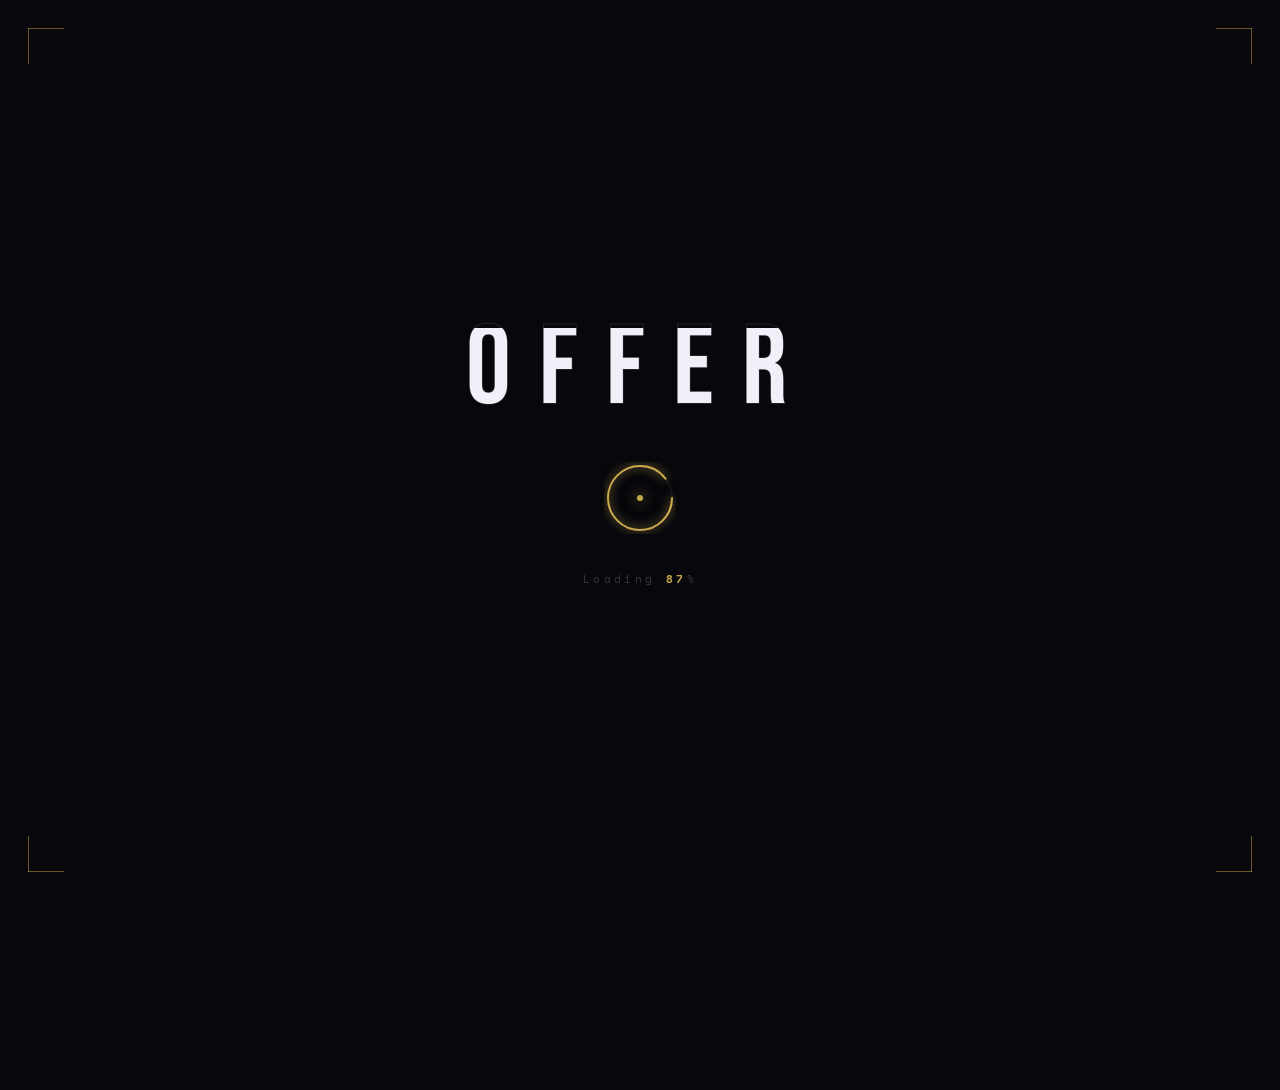
<file: index.html>
<!DOCTYPE html>
<html lang="en">

<head>
    <meta charset="UTF-8">
    <link rel="stylesheet" href="/style.css">
    <meta name="viewport" content="width=device-width, initial-scale=1.0">
    <title>OFFER MARKETING</title>
    <link
        href="https://fonts.googleapis.com/css2?family=Bebas+Neue&family=DM+Sans:wght@300;400;600&family=Space+Mono&display=swap"
        rel="stylesheet">
</head>

<body>
    <!-- PRELOADER -->
    <div id="preloader">
        <div class="bracket tl"></div>
        <div class="bracket tr"></div>
        <div class="bracket bl"></div>
        <div class="bracket br"></div>

        <div class="pre-logo">
            OFFER
            <div class="pre-logo-fill" id="logoFill">OFFER</div>
        </div>

        <div class="loader-ring">
            <svg viewBox="0 0 72 72">
                <circle class="ring-track" cx="36" cy="36" r="32" />
                <circle class="ring-arc a2" cx="36" cy="36" r="32" />
                <circle class="ring-arc a1" cx="36" cy="36" r="32" />
            </svg>
            <div class="ring-center-dot"></div>
        </div>

        <div class="pre-count">Loading <span id="pct">0</span>%</div>
    </div>

    <!-- PAGE -->
    <div id="page">
        <div class="hero-inner">
            <div class="logo">
                <img src="/Logotipo-OFFER-PNG-02.png" alt="Logo del proyecto">
            </div>
            <div class="eyebrow">Agencia Creativa</div>
        <h1>Conciliamos<br>Marca + Marketing</h1>
        <p class="sub">El marketing es un círculo.<br>Auténtico, redondo, organizado.<br>En Offer te ayudamos a redondear tus
            ideas.<br>Salir del caos, avanzar con fórmula y estilo</p>
        <div class="cta-row">
            <a class="btn btn-fill" href="works.html">Nuestro trabajo</a>
            <a class="btn btn-fill" href="servicios.html">Servicios</a>
            <a class="btn btn-outline" href="contact.html">Contactános</a>
        </div>
    </div>
    
    <script src="index.js"></script>
</body>

</html>
</file>
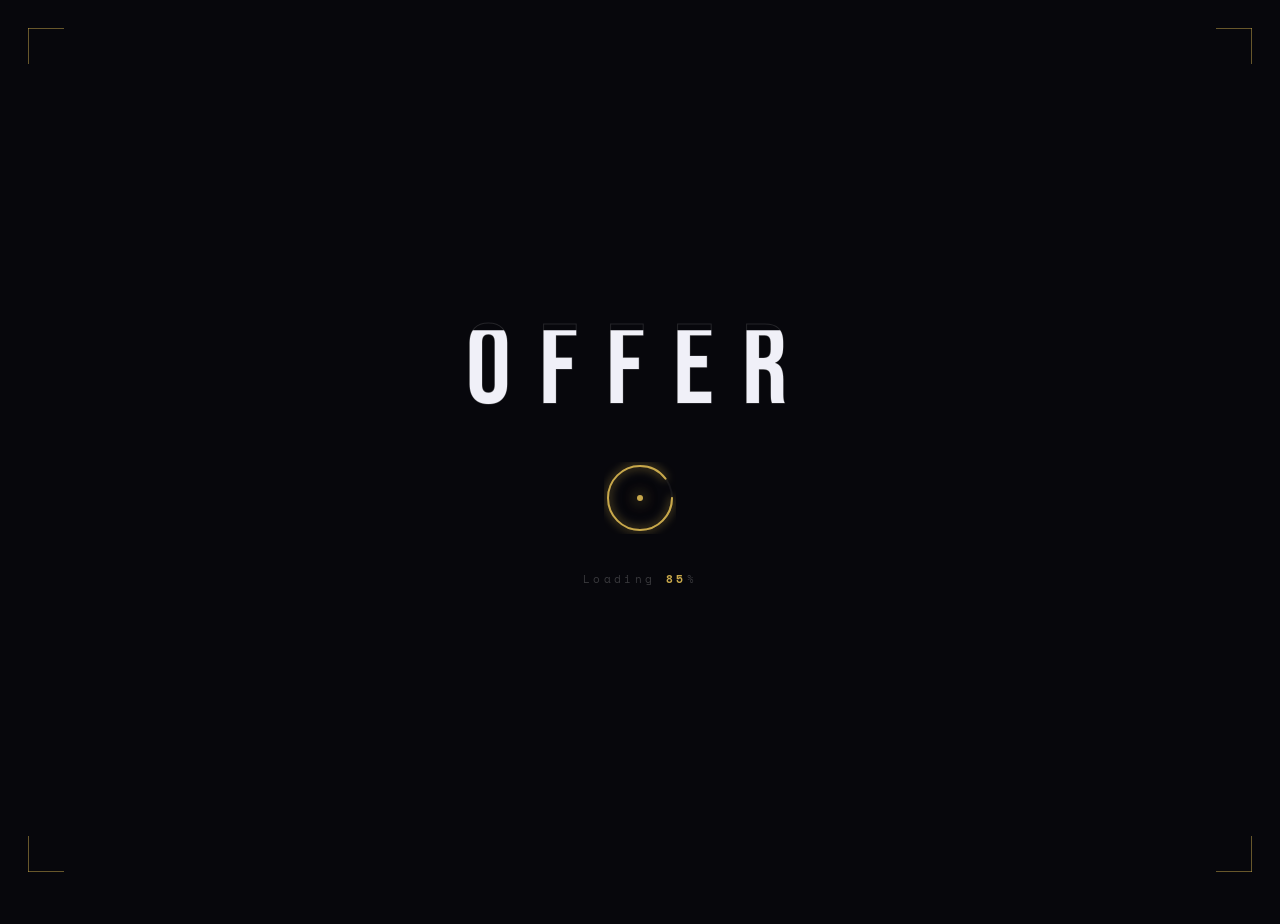
<file: contact.html>
<!DOCTYPE html>
<html lang="es">

<head>
  <meta charset="UTF-8">
  <link rel="stylesheet" href="/style.css">
  <link rel="stylesheet" href="/contact.css">
  <meta name="viewport" content="width=device-width, initial-scale=1.0">
  <title>Contactános - OFFER MARKETING</title>
  <link
    href="https://fonts.googleapis.com/css2?family=Bebas+Neue&family=DM+Sans:wght@300;400;600&family=Space+Mono&display=swap"
    rel="stylesheet">
</head>

<body>
  <!-- PRELOADER (same markup to keep consistency) -->
  <div id="preloader">
    <div class="bracket tl"></div>
    <div class="bracket tr"></div>
    <div class="bracket bl"></div>
    <div class="bracket br"></div>

    <div class="pre-logo">
      OFFER
      <div class="pre-logo-fill" id="logoFill">OFFER</div>
    </div>

    <div class="loader-ring">
      <svg viewBox="0 0 72 72">
        <circle class="ring-track" cx="36" cy="36" r="32" />
        <circle class="ring-arc a2" cx="36" cy="36" r="32" />
        <circle class="ring-arc a1" cx="36" cy="36" r="32" />
      </svg>
      <div class="ring-center-dot"></div>
    </div>

    <div class="pre-count">Loading <span id="pct">0</span>%</div>
  </div>

  <div id="page">
    <div class="hero-inner">
      <div class="logo">
        <img src="/Logotipo-OFFER-PNG-02.png" alt="Logo del proyecto">
      </div>

      <div class="contact-card">
        <h2>Hablemos</h2>
        <p>¿Tenés un proyecto en mente? Dejanos un mensaje.</p>
        <div class="contact-shortcut">
          <a class="btn whatsapp-link" href="https://wa.me/543755638403" target="_blank" rel="noreferrer">
            <img class="whatsapp-icon" src="/whatsapp (1).png" alt="WhatsApp">
            Escribinos por WhatsApp
          </a>
          <a class="btn instagram-link" href="https://www.instagram.com/offer.markting?igsh=d28xc2RuaDk4OGc3"
            target="_blank" rel="noreferrer">
            Seguinos en Instagram
            <img class="instagram-icon" src="/instagram.png" alt="Instagram">
          </a>
        </div>

        <p>¿Sos más del e-mail? Te leemos en:</p>
        
        <div class="email-elastic" id="emailElastic" role="button" tabindex="0">
          <span class="email-text">contacto@offermarketing.com.ar</span>
          <svg class="copy-icon" viewBox="0 0 24 24" xmlns="http://www.w3.org/2000/svg" fill="white">
            <path d="M19 2h-4.18C14.4 0.84 13.3 0 12 0c-1.3 0-2.4 0.84-2.82 2H5c-1.1 0-2 0.9-2 2v16c0 1.1 0.9 2 2 2h14c1.1 0 2-0.9 2-2V4c0-1.1-0.9-2-2-2zm-7 0c0.55 0 1 0.45 1 1s-0.45 1-1 1-1-0.45-1-1 0.45-1 1-1zm7 18H5V4h2v3h10V4h2v16z"/>
          </svg>
          <span class="copy-feedback">¡Copiado!</span>
        </div>

        <div class="contact-actions">
          <a class="btn btn-outline back-link" href="index.html">Volver</a>
        </div>

      </div>

    </div>
  </div>

  <script src="index.js"></script>
</body>

</html>
</file>
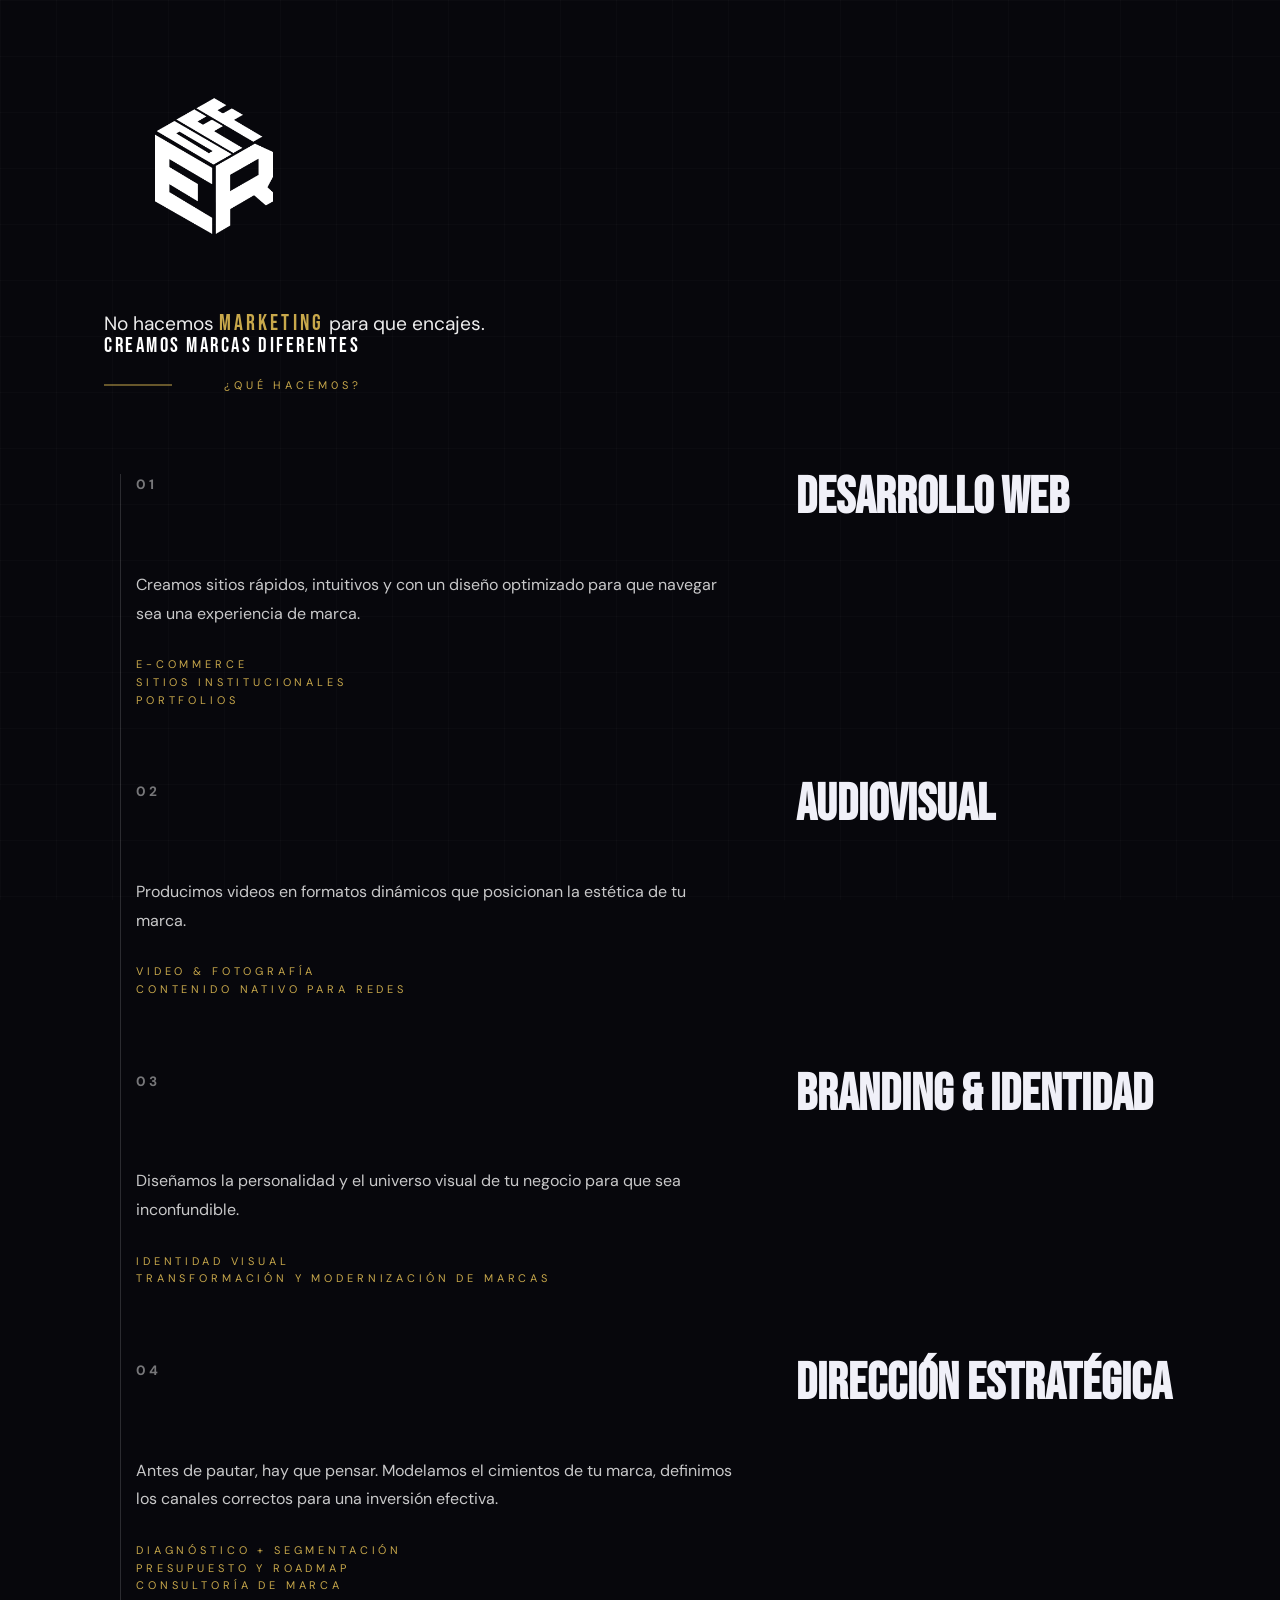
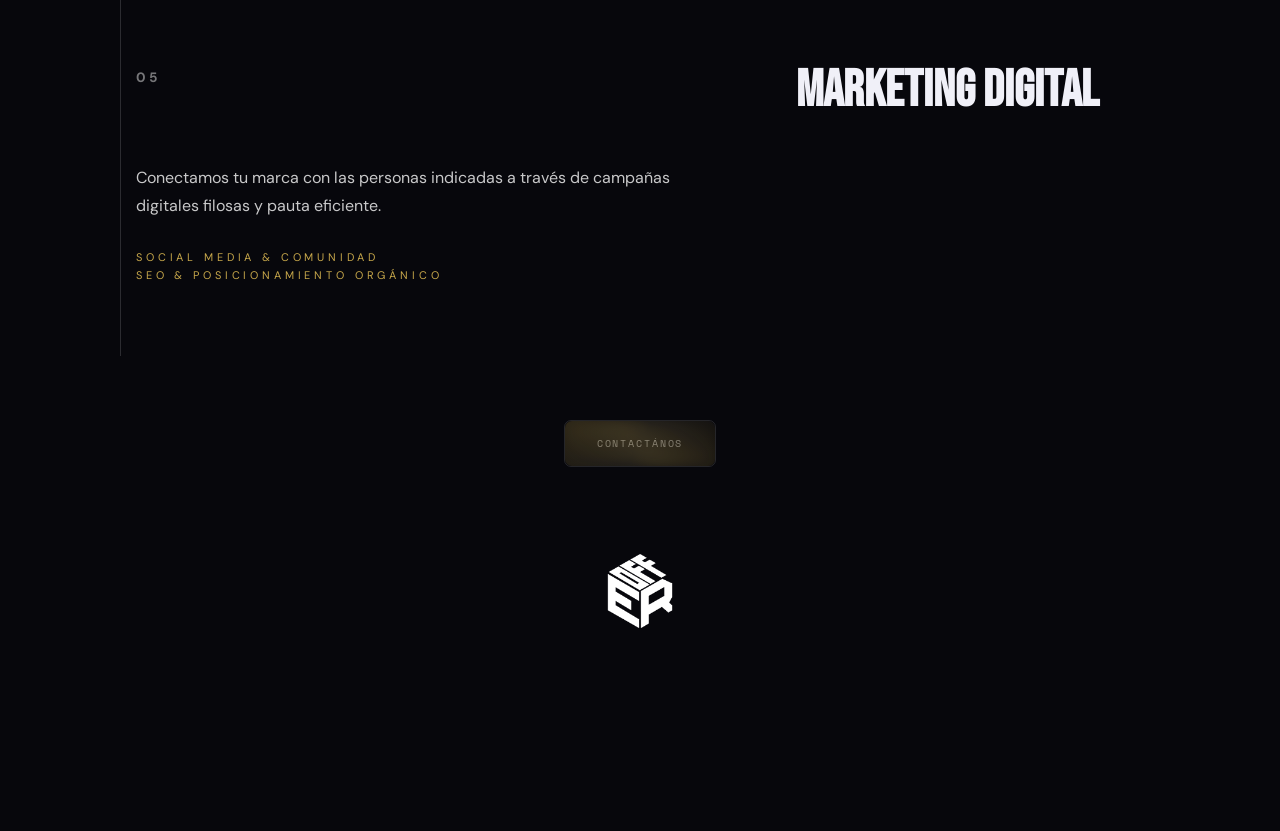
<file: servicios.html>
<!DOCTYPE html>
<html lang="es">

<head>
    <meta charset="UTF-8">
    <meta name="viewport" content="width=device-width, initial-scale=1.0">
    <title>Servicios - OFFER Marketing</title>
    <link rel="preconnect" href="https://fonts.googleapis.com">
    <link rel="preconnect" href="https://fonts.gstatic.com" crossorigin>
    <link
        href="https://fonts.googleapis.com/css2?family=Bebas+Neue&family=DM+Sans:wght@300;400;600&family=Space+Mono&display=swap"
        rel="stylesheet">
    <link rel="stylesheet" href="servicios.css">
</head>

<body>
    <div class="container">
        <div class="OurFormula_header">
            <div class="OurFormula_logo">
                <img src="Logotipo-OFFER-PNG-02.png" alt="OFFER Logo">
            </div>
        </div>

        <div class="OurFormula_formulaSubHeading">
            <p>No hacemos <span class="emph-marketing">marketing</span> para que encajes.
                <span class="emph-cream"><br>Creamos marcas diferentes</span>
            </p>
        </div>
        <div class="WhatWeDo_whatWeDoContainer page-container">
            <div class="WhatWeDo_sectionHeading" data-scroll="true">¿Qué hacemos?</div>
            <div class="WhatWeDo_whatWeDoWrapContainer" id="whatWeDoContainer">
                <div id="wrapId">
                    <div class="pin-spacer">
                        <div class="WhatWeDo_scrollElement" id="scrollElement"></div>
                    </div>
                    <div>
                        <div>

                            <div class="WhatWeDo_whatWeDoWrap isScrollView" data-scroll="true" data-scroll-repeat="true"
                                data-scroll-offset="50%, 50%" data-scroll-position="top" data-scroll-call="1">
                                <h5>01</h5>
                                <h3>Desarrollo Web</h3>
                                <div>
                                    <p>
                                        Creamos sitios rápidos, intuitivos y con un diseño
                                        optimizado para que navegar sea una experiencia de marca.

                                    </p>
                                    <div class="activities-text" contenteditable="true">E-commerce<br>Sitios
                                        institucionales<br>Portfolios</div>
                                </div>

                            </div>
                            <div class="WhatWeDo_whatWeDoWrap isScrollView" data-scroll="true" data-scroll-repeat="true"
                                data-scroll-offset="50%, 50%" data-scroll-position="top" data-scroll-call="2">
                                <h5>02</h5>
                                <h3>Audiovisual</h3>
                                <div>
                                    <p>
                                        Producimos videos en formatos dinámicos que posicionan la estética de tu marca.
                                        
                                    </p>
                                    <div class="activities-text" contenteditable="true">Video & Fotografía<br>Contenido
                                        nativo para Redes</div>
                                </div>

                            </div>
                            <div class="WhatWeDo_whatWeDoWrap isScrollView" data-scroll="true" data-scroll-repeat="true"
                                data-scroll-offset="50%, 50%" data-scroll-position="top" data-scroll-call="2">
                                <h5>03</h5>
                                <h3>Branding & Identidad</h3>
                                <div>
                                    <p>
                                        Diseñamos la personalidad y el universo visual de tu negocio para que sea
                                        inconfundible.
                                        
                                    </p>
                                    <div class="activities-text" contenteditable="true">Identidad
                                        visual<br>Transformación y modernización de marcas </div>
                                </div>

                            </div>
                            <div class="WhatWeDo_whatWeDoWrap isScrollView" data-scroll="true" data-scroll-repeat="true"
                                data-scroll-offset="50%, 50%" data-scroll-position="top" data-scroll-call="2">
                                <h5>04</h5>
                                <h3>Dirección Estratégica</h3>
                                <div>
                                    <p>
                                        Antes de pautar, hay que pensar.
                                        Modelamos el cimientos de tu marca, definimos los canales correctos para una
                                        inversión efectiva.
                                    </p>
                                    <div class="activities-text" contenteditable="true">Diagnóstico +
                                        Segmentación<br>Presupuesto y Roadmap<br>Consultoría de marca</div>
                                </div>

                            </div>
                            <div class="WhatWeDo_whatWeDoWrap isScrollView" data-scroll="true" data-scroll-repeat="true"
                                data-scroll-offset="50%, 50%" data-scroll-position="top" data-scroll-call="0">
                                <h5>05</h5>
                                <h3>Marketing Digital</h3>
                                <div>
                                    <p>
                                        Conectamos tu marca con las personas indicadas a través de campañas digitales
                                        filosas y pauta eficiente.
                                    

                                    </p>
                                    <div class="activities-text" contenteditable="true">Social Media & Comunidad <br>SEO
                                        & posicionamiento orgánico</div>
                                </div>

                            </div>
                        </div>
                    </div>
                </div>
            </div>
        </div>

        <div class="contactoporservicios">
            <a class="btn btn-outline" href="contact.html">Contactános</a>
        </div>

        <footer class="footer-logo">
            <img src="/Logotipo-OFFER-PNG-02.png" alt="Logo del proyecto">
        </footer>


    </div>



    <div class="spacer-height"></div>
</body>

</html>
</file>
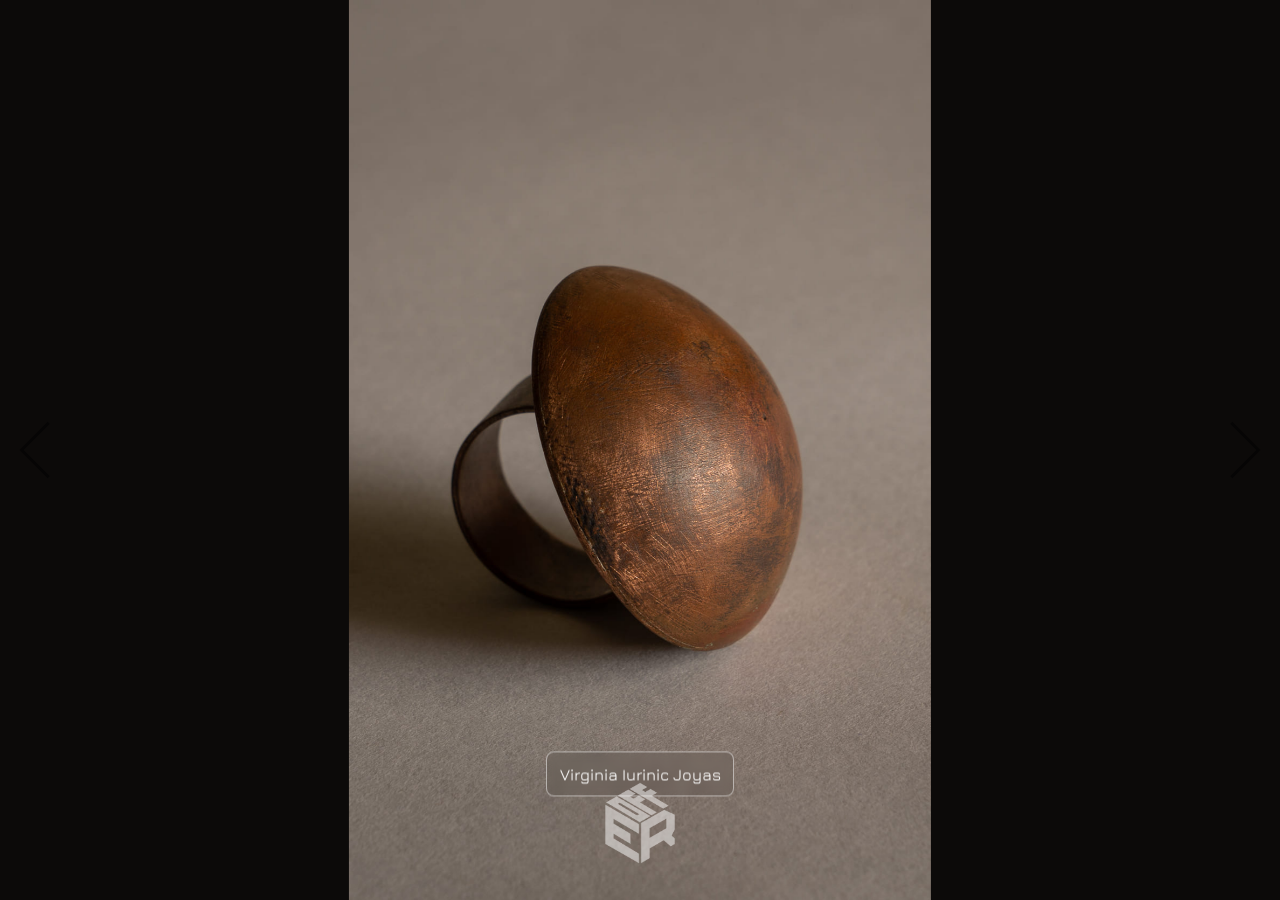
<file: works.html>
<!DOCTYPE html>
<html lang="en">

<head>
  <meta charset="UTF-8">
  <meta name="viewport" content="width=device-width, initial-scale=1.0">
  <title>Trabajos | Offer Marketing</title>
  <link rel="stylesheet" href="works.css">
</head>

<body>


  <div class="gallery-container">
    <div class="image-box">
      <hgroup>
        <h2 id="image-title"></h2>
      </hgroup>
      <div class="image-plane" id="image-plane">
        <img id="image-element" alt="Galería">
      </div>
    </div>

    <div class="arrows">
      <button class="left"></button>
      <button class="right"></button>
    </div>



    <svg style="display: none;">
      <symbol viewBox="0 0 44 44" width="44px" height="44px" id="circle" fill="none" stroke="currentColor">
        <circle cx="22" cy="22" r="20" stroke-width="2"></circle>
      </symbol>
    </svg>
  </div>

  <footer class="footer-logo">
    <img src="/Logotipo-OFFER-PNG-02.png" alt="Logo del proyecto">
  </footer>

  <script src="works.js"></script>

</body>

</html>
</file>
<file: style.css>
*,
*::before,
*::after {
  box-sizing: border-box;
  margin: 0;
  padding: 0;
}

:root {
  --bg: #07070c;
  --white: #f0f0f8;
  --gold: #c8a84b;
  --muted: rgba(255, 255, 255, 0.35);
}

body {
  background: var(--bg);
  color: var(--white);
  font-family: "DM Sans", sans-serif;
  overflow: hidden;
}
body.ready {
  overflow-y: auto;
}

/* ══════════════════════════
   PRELOADER
══════════════════════════ */
#preloader {
  position: fixed;
  inset: 0;
  z-index: 999;
  background: var(--bg);
  display: flex;
  align-items: center;
  justify-content: center;
  flex-direction: column;
  gap: 36px;
  transition: opacity 0.7s ease, visibility 0.7s ease;
}

#preloader.hide {
  opacity: 0;
  visibility: hidden;
  pointer-events: none;
}

/* — Corner brackets — */
.bracket {
  position: absolute;
  width: 36px;
  height: 36px;
}
.bracket::before,
.bracket::after {
  content: "";
  position: absolute;
  background: rgba(200, 168, 75, 0.5);
}
.bracket::before {
  width: 100%;
  height: 1px;
  top: 0;
  left: 0;
}
.bracket::after {
  width: 1px;
  height: 100%;
  top: 0;
  left: 0;
}
.bracket.tl {
  top: 28px;
  left: 28px;
}
.bracket.tr {
  top: 28px;
  right: 28px;
  transform: scaleX(-1);
}
.bracket.bl {
  bottom: 28px;
  left: 28px;
  transform: scaleY(-1);
}
.bracket.br {
  bottom: 28px;
  right: 28px;
  transform: scale(-1, -1);
}

/* — Logo — */
.pre-logo {
  display: inline-block;
  width: 100%;
  text-align: center;
  font-family: "Bebas Neue", sans-serif;
  font-size: clamp(3.5rem, 12vw, 7rem);
  letter-spacing: 0.25em;
  color: transparent;
  -webkit-text-stroke: 1px rgba(255, 255, 255, 0.12);
  position: relative;
  line-height: 1;
  user-select: none;
}
.pre-logo-fill {
  position: absolute;
  top: 0;
  left: 50%;
  transform: translateX(-50%);
  font-family: "Bebas Neue", sans-serif;
  font-size: inherit;
  letter-spacing: inherit;
  line-height: inherit;
  color: var(--white);
  white-space: nowrap;
  clip-path: inset(100% 0 0 0);
  transition: clip-path 1.2s cubic-bezier(0.76, 0, 0.24, 1);
}
.pre-logo-fill.reveal {
  clip-path: inset(0% 0 0 0);
}

/* — Unique loader: Morphing liquid ring — */
.loader-ring {
  position: relative;
  width: 72px;
  height: 72px;
}

.loader-ring svg {
  position: absolute;
  inset: 0;
  width: 100%;
  height: 100%;
  animation: ring-spin 2s linear infinite;
}

.ring-track {
  fill: none;
  stroke: rgba(255, 255, 255, 0.05);
  stroke-width: 2;
}

.ring-arc {
  fill: none;
  stroke-width: 2;
  stroke-linecap: round;
  stroke-dasharray: 180 226;
  stroke-dashoffset: 0;
  animation: arc-chase 2s ease-in-out infinite;
}

.ring-arc.a1 {
  stroke: var(--gold);
  filter: drop-shadow(0 0 5px var(--gold));
}
.ring-arc.a2 {
  stroke: rgba(200, 168, 75, 0.3);
  stroke-dasharray: 60 346;
  animation: arc-chase2 2s ease-in-out infinite;
}

.ring-center-dot {
  position: absolute;
  top: 50%;
  left: 50%;
  transform: translate(-50%, -50%);
  width: 6px;
  height: 6px;
  background: var(--gold);
  border-radius: 50%;
  box-shadow: 0 0 14px var(--gold), 0 0 28px rgba(200, 168, 75, 0.3);
  animation: dot-breathe 2s ease-in-out infinite;
}

@keyframes ring-spin {
  to {
    transform: rotate(360deg);
  }
}
@keyframes arc-chase {
  0% {
    stroke-dashoffset: 0;
  }
  50% {
    stroke-dashoffset: -180;
  }
  100% {
    stroke-dashoffset: -406;
  }
}
@keyframes arc-chase2 {
  0% {
    stroke-dashoffset: 0;
  }
  50% {
    stroke-dashoffset: -80;
  }
  100% {
    stroke-dashoffset: -406;
  }
}
@keyframes dot-breathe {
  0%,
  100% {
    transform: translate(-50%, -50%) scale(1);
    opacity: 0.7;
  }
  50% {
    transform: translate(-50%, -50%) scale(1.5);
    opacity: 1;
  }
}

/* — Counter — */
.pre-count {
  font-family: "Space Mono", monospace;
  font-size: 0.7rem;
  letter-spacing: 0.3em;
  color: rgba(255, 255, 255, 0.2);
}
.pre-count span {
  color: var(--gold);
  font-weight: 700;
}

/* ══════════════════════════
   PAGE
══════════════════════════ */
#page {
  min-height: 100vh;
  display: flex;
  align-items: center;
  justify-content: center;
  padding: 60px 40px;
  position: relative;
  overflow: hidden;
  opacity: 0;
  transform: translateY(24px);
  transition: opacity 0.9s ease 0.2s, transform 0.9s ease 0.2s;
}
#page.visible {
  opacity: 1;
  transform: translateY(0);
}

/* subtle grid bg */
#page::before {
  content: "";
  position: absolute;
  inset: 0;
  background-image: linear-gradient(
      rgba(255, 255, 255, 0.022) 1px,
      transparent 1px
    ),
    linear-gradient(90deg, rgba(255, 255, 255, 0.022) 1px, transparent 1px);
  background-size: 56px 56px;
  pointer-events: none;
}

/* glow blob */
#page::after {
  content: "";
  position: absolute;
  top: 20%;
  left: 50%;
  transform: translateX(-50%);
  width: 600px;
  height: 400px;
  background: radial-gradient(
    ellipse,
    rgba(200, 168, 75, 0.06) 0%,
    transparent 70%
  );
  pointer-events: none;
}

.hero-inner {
  position: relative;
  z-index: 1;
  text-align: center;
  max-width: 780px;
}

.logo {
  margin-bottom: 20px;
  opacity: 0;
  transform: translateY(16px);
  transition: opacity 0.7s ease 0.3s, transform 0.7s ease 0.3s;
}
#page.visible .logo {
  opacity: 1;
  transform: translateY(0);
}

.logo img {
  width: 205px;
  height: auto;
  max-width: 100%;
}

.eyebrow {
  display: inline-flex;
  align-items: center;
  gap: 12px;
  font-family: "Space Mono", monospace;
  font-size: 0.62rem;
  letter-spacing: 0.45em;
  text-transform: uppercase;
  color: var(--gold);
  margin-bottom: 28px;
  opacity: 0;
  transform: translateY(16px);
  transition: opacity 0.7s ease 0.5s, transform 0.7s ease 0.5s;
}
.eyebrow::before,
.eyebrow::after {
  content: "";
  width: 24px;
  height: 1px;
  background: var(--gold);
  opacity: 0.5;
}
#page.visible .eyebrow {
  opacity: 1;
  transform: translateY(0);
}

h1 {
  font-family: "Bebas Neue", sans-serif;
  font-size: clamp(4rem, 11vw, 9rem);
  line-height: 0.92;
  letter-spacing: 0.04em;
  margin-bottom: 28px;
  opacity: 0;
  transform: translateY(24px);
  transition: opacity 0.8s ease 0.65s, transform 0.8s ease 0.65s;
}
h1 em {
  font-style: normal;
  color: transparent;
  -webkit-text-stroke: 1.5px rgba(255, 255, 255, 0.2);
}
#page.visible h1 {
  opacity: 1;
  transform: translateY(0);
}

p.sub {
  font-size: 1rem;
  font-weight: 300;
  line-height: 1.35;
  color: var(--muted);
  max-width: 480px;
  margin: 0 auto 44px;
  opacity: 0;
  transform: translateY(16px);
  transition: opacity 0.7s ease 0.85s, transform 0.7s ease 0.85s;
}
#page.visible p.sub {
  opacity: 1;
  transform: translateY(0);
}

.cta-row {
  display: grid;
  grid-template-columns: repeat(2, minmax(0, 1fr));
  gap: 14px;
  justify-content: center;
  align-items: start;
  width: 100%;
  max-width: 520px;
  opacity: 0;
  transform: translateY(16px);
  transition: opacity 0.7s ease 1s, transform 0.7s ease 1s;
  margin: 0 auto;
}
#page.visible .cta-row {
  opacity: 1;
  transform: translateY(0);
}

/* Tercer botón (Contactanos) centrado en nueva fila */
.cta-row .btn:nth-child(3) {
  grid-column: 1 / -1;
  justify-self: center;
  margin-top: 8px;
  width: auto;
}

.btn {
  display: inline-flex;
  justify-content: center;
  align-items: center;
  white-space: nowrap;
  font-family: "Space Mono", monospace;
  font-size: 0.65rem;
  letter-spacing: 0.18em;
  text-transform: uppercase;
  padding: 14px 32px;
  cursor: pointer;
  border-radius: 7px;
  transition: transform 0.2s;
}
.btn:hover {
  transform: translateY(-2px);
}
.btn-fill {
  text-decoration: none;
  background: var(--gold);
  color: #07070c;
  font-weight: 700;
}
.btn-fill:hover {
  background: #dfc06a;
}
.btn-outline {
  position: relative;
  overflow: hidden;
  background: transparent;
  color: rgba(255, 255, 255, 0.45);
  border: 1px solid rgba(255, 255, 255, 0.12);
  text-decoration: none;
  transition: color 0.3s ease, border-color 0.3s ease, transform 0.2s ease;
}
.btn-outline::before {
  content: "";
  position: absolute;
  inset: 0;
  border-radius: inherit;
  background: linear-gradient(
    120deg,
    rgba(200, 168, 75, 0.16),
    rgba(255, 255, 255, 0.04),
    rgba(200, 168, 75, 0.08)
  );
  opacity: 1;
  transform: scale(1);
  transition: opacity 0.35s ease, transform 0.35s ease;
  pointer-events: none;
}
.btn-outline::after {
  content: "";
  position: absolute;
  inset: -2px;
  border-radius: inherit;
  background: linear-gradient(45deg, transparent, rgba(200, 168, 75, 0.8), transparent);
  filter: blur(8px);
  opacity: 0.28;
  animation: glow-slide 2.6s ease-in-out infinite;
  pointer-events: none;
}
.btn-outline:hover {
  border-color: rgba(200, 168, 75, 0.75);
  color: var(--white);
}
.btn-outline:hover::before {
  opacity: 1;
  transform: scale(1.02);
}
.btn-outline:hover::after {
  opacity: 0.6;
}
@keyframes glow-slide {
  0%,
  100% {
    transform: translateX(-100%);
  }
  50% {
    transform: translateX(100%);
  }
}

/* scroll cue */
.scroll-cue {
  position: absolute;
  bottom: 32px;
  left: 50%;
  transform: translateX(-50%);
  display: flex;
  flex-direction: column;
  align-items: center;
  gap: 6px;
  opacity: 0;
  transition: opacity 0.6s ease 1.4s;
  z-index: 1;
}
#page.visible .scroll-cue {
  opacity: 1;
}
.scroll-cue-line {
  width: 1px;
  height: 36px;
  background: linear-gradient(to bottom, var(--gold), transparent);
  animation: line-bounce 2s ease-in-out infinite;
}
.scroll-cue-label {
  font-family: "Space Mono", monospace;
  font-size: 0.52rem;
  letter-spacing: 0.3em;
  text-transform: uppercase;
  color: rgba(255, 255, 255, 0.15);
}
@keyframes line-bounce {
  0%,
  100% {
    transform: scaleY(1);
    opacity: 0.5;
  }
  50% {
    transform: scaleY(1.3);
    opacity: 1;
  }
}

/* ══════════════════════════
   MEDIA QUERIES - RESPONSIVE
══════════════════════════ */

/* Tablets y dispositivos medianos (768px y superior) */
@media (min-width: 768px) {
  .cta-row {
    grid-template-columns: repeat(2, 1fr);
    gap: 16px;
    max-width: 520px;
  }
  
  .cta-row .btn:nth-child(3) {
    grid-column: 1 / -1;
    justify-self: center;
    margin-top: 12px;
  }
}

/* Móviles pequeños (hasta 767px) */
@media (max-width: 767px) {
  p.sub {
    max-width: 100%;
    font-size: 0.9rem;
  }

  .cta-row {
    grid-template-columns: repeat(2, 1fr);
    gap: 10px;
    width: 100%;
  }
  
  .cta-row .btn {
    padding: 12px 24px;
    font-size: 0.6rem;
  }
  
  .cta-row .btn:nth-child(3) {
    grid-column: 1 / -1;
    justify-self: center;
    margin-top: 8px;
    width: auto;
  }
}

/* Móviles muy pequeños (hasta 480px) */
@media (max-width: 480px) {
  .cta-row {
    grid-template-columns: repeat(2, minmax(0, 1fr));
    gap: 8px;
  }
  
  .cta-row .btn {
    padding: 10px 16px;
    font-size: 0.65rem;
    letter-spacing: 0.15em;
  }
  
  .cta-row .btn:nth-child(3) {
    margin-top: 6px;
  }
}

@media (max-width: 380px) {
  .cta-row .btn {
    font-size: 0.6rem;
    padding: 10px 12px;
  }
}
</file>
<file: contact.css>
.contact-card {
  margin: 36px auto 0;
  max-width: 640px;
  background: rgba(255, 255, 255, 0.02);
  padding: 28px;
  border-radius: 12px;
  text-align: left;
  color: var(--muted);
}

.hero-inner .logo {
  margin-bottom: -96px;
  position: relative;
  z-index: 2;
}

.contact-card h2 {
  color: var(--white);
  margin-bottom: 12px;
  font-family: "Bebas Neue", sans-serif;
  font-size: clamp(1.6rem, 3.5vw, 2.4rem);
  letter-spacing: 0.06em;
  display: inline-block;
  overflow: hidden;
  white-space: nowrap;
  width: 0;
  padding-right: 0.35em;
  border-right: 3px solid var(--gold);
}

#page.visible .contact-card h2 {
  animation: typing 1.8s steps(10, end) forwards,
    blink-caret 0.75s step-end infinite 1.8s;
}

@keyframes typing {
  from {
    width: 0;
  }
  to {
    width: 10ch;
  }
}

@keyframes blink-caret {
  0%, 100% {
    border-color: var(--gold);
  }
  50% {
    border-color: transparent;
  }
}



.contact-card p {
  color: var(--muted);
  margin-bottom: 12px;
}

.contact-card label {
  display: block;
  font-size: 0.75rem;
  margin-top: 12px;
  margin-bottom: 6px;
  color: rgba(255, 255, 255, 0.6);
  font-family: "Space Mono", monospace;
  letter-spacing: 0.12em;
  text-transform: uppercase;
}

.contact-card input,
.contact-card textarea {
  width: 100%;
  padding: 12px 14px;
  background: transparent;
  border: 1px solid rgba(255, 255, 255, 0.06);
  color: var(--white);
  border-radius: 8px;
  outline: none;
  font-family: inherit;
}

.contact-card textarea {
  min-height: 120px;
  resize: vertical;
}

.contact-actions {
  display: flex;
  gap: 12px;
  margin-top: 16px;
  justify-content: flex-end;
}

.contact-shortcut {
  margin: 30px 0 45px;
  display: flex;
  gap: 12px;
  align-items: center;
  flex-wrap: wrap;
}

.whatsapp-link {
  display: inline-flex;
  align-items: center;
  justify-content: center;
  gap: 10px;
  background: #64b161;
  color: #07070c;
  font-weight: 700;
  text-decoration: none;
  border-radius: 7px;
  padding: 14px 20px;
}

.whatsapp-link:hover {
  background: #1ebe5d;
}

.whatsapp-icon {
  width: 20px;
  height: 20px;
  display: inline-block;
}

/* Instagram button: same dimensions as WhatsApp, gradient matching Instagram tones */
.instagram-link {
  display: inline-flex;
  align-items: center;
  justify-content: center;
  gap: 10px;
  background: linear-gradient(45deg, #f58529 0%, #dd2a7b 30%, #8134af 60%, #515bd4 100%);
  color: #ffffff;
  font-weight: 700;
  text-decoration: none;
  border-radius: 7px;
  padding: 14px 20px;
}

.instagram-link:hover {
  filter: brightness(0.95);
}

.instagram-icon {
  width: 20px;
  height: 20px;
  display: inline-block;
}

.back-link {
  color: rgba(255, 255, 255, 0.9);
  text-decoration: none;
  align-self: center;
  min-width: 120px;
}

@media (max-width: 767px) {
  .contact-shortcut {
    display: grid;
    gap: 12px;
  }

  .contact-shortcut .btn {
    width: 100%;
    justify-content: center;
  }
}

.email-elastic {
  display: inline-flex;
  align-items: center;
  gap: 12px;
  font-family: "DM Sans", sans-serif;
  font-size: 12px;
  color: var(--gold);
  margin-bottom: 65px;
  letter-spacing: 0.04em;
  margin-top: 35px;
  cursor: pointer;
  padding: 10px 12px;
  border-radius: 6px;
  transition: background-color 0.3s ease;
  user-select: none;
  position: relative;
}

.email-elastic:hover {
  background-color: rgba(200, 171, 84, 0.1);
}

.email-elastic:focus {
  outline: 2px solid var(--gold);
  outline-offset: 2px;
}

.email-elastic .email-text {
  display: inline-flex;
  flex-wrap: nowrap;
  white-space: nowrap;
  gap: 0.05em;
}

.email-elastic .char {
  display: inline-block;
  opacity: 0;
  transform: scale(0);
  transform-origin: center;
  animation: elasticSnap 0.6s cubic-bezier(0.34, 1.56, 0.64, 1) forwards;
}

.email-elastic .copy-icon {
  width: 18px;
  height: 18px;
  flex-shrink: 0;
  opacity: 0;
  transform: scale(0);
  animation: elasticSnap 0.6s cubic-bezier(0.34, 1.56, 0.64, 1) forwards;
  margin-left: 4px;
}

.email-elastic.copied .copy-icon {
  animation: pulse 0.5s ease-out;
}

.email-elastic .copy-feedback {
  position: absolute;
  font-size: 12px;
  color: var(--gold);
  opacity: 0;
  pointer-events: none;
  white-space: nowrap;
  margin-top: -30px;
}

.email-elastic.copied .copy-feedback {
  animation: slideUp 0.6s ease-out forwards;
}

@keyframes elasticSnap {
  0% {
    opacity: 0;
    transform: scale(0);
  }
  100% {
    opacity: 1;
    transform: scale(1);
  }
}

@keyframes pulse {
  0% {
    transform: scale(1);
  }
  50% {
    transform: scale(1.2);
  }
  100% {
    transform: scale(1);
  }
}

@keyframes slideUp {
  0% {
    opacity: 0;
    transform: translateY(10px);
  }
  100% {
    opacity: 1;
    transform: translateY(-20px);
  }
}
</file>
<file: servicios.css>
﻿:root {
  --bg: #07070c;
  --white: #f0f0f8;
  --gold: #c8a84b;
  --muted: rgba(255, 255, 255, 0.45);
  --text: rgba(255, 255, 255, 0.92);
}

*,
*::before,
*::after {
  box-sizing: border-box;
}

html {
  scroll-behavior: smooth;
}

body {
  margin: 0;
  min-height: 100vh;
  font-family: "DM Sans", sans-serif;
  font-size: 16px;
  line-height: 1.6;
  color: var(--white);
  background: var(--bg);
  -webkit-font-smoothing: antialiased;
  -moz-osx-font-smoothing: grayscale;
  position: relative;
}

body::before {
  content: "";
  position: fixed;
  inset: 0;
  pointer-events: none;
  background-image:
    linear-gradient(rgba(255, 255, 255, 0.02) 1px, transparent 1px),
    linear-gradient(90deg, rgba(255, 255, 255, 0.02) 1px, transparent 1px);
  background-size: 56px 56px;
}

.container {
  position: relative;
  z-index: 1;
  max-width: 1120px;
  width: 100%;
  margin: 0 auto;
  padding: 56px 24px 60px;
}

.OurFormula_header {
  display: flex;
  justify-content: space-between;
  align-items: flex-start;
  gap: 24px;
  margin-bottom: 36px;
}

.OurFormula_logo {
  max-width: 220px;
  flex-shrink: 0;
}

.OurFormula_logo img {
  width: 100%;
  height: auto;
  display: block;
}

.OurFormula_formulaSubHeading {
  color: rgba(255, 255, 255, 0.92);
  font-size: clamp(1.2rem, 6vw, 0.9rem);
  line-height: 1.05;
  max-width: 920px;
  margin: 0;
}

.OurFormula_formulaSubHeading b {
  color: var(--gold);
  font-weight: 600;
}

.emph-marketing {
  font-family: "Bebas Neue", sans-serif;
  font-size: 1.15em;
  letter-spacing: 0.14em;
  text-transform: uppercase;
  color: var(--gold);
}

.emph-future {
  font-family: "Space Mono", monospace;
  font-size: 1.02em;
  color: rgba(255, 255, 255, 0.95);
  
  color: var(--gold);
}

.emph-cream {
  font-family: "Bebas Neue", sans-serif;
  font-size: 1.1em;
  letter-spacing: 0.12em;
  color: #ffffff;
}

.WhatWeDo_whatWeDoContainer {
  position: relative;
}

.WhatWeDo_sectionHeading {
  position: relative;
  margin-bottom: 80px;
  color: var(--gold);
  font-size: 11px;
  letter-spacing: 0.35em;
  text-transform: uppercase;
  padding-left: 120px;
}

.WhatWeDo_sectionHeading:before {
  content: "";
  position: absolute;
  left: 0;
  top: 50%;
  transform: translateY(-50%);
  width: 68px;
  height: 1px;
  background: var(--gold);
}

.WhatWeDo_whatWeDoWrapContainer {
  position: relative;
  padding-left: 32px;
}

.WhatWeDo_whatWeDoWrapContainer:before {
  content: "";
  position: absolute;
  left: 16px;
  top: 0;
  bottom: 0;
  width: 1px;
  background: rgba(255, 255, 255, 0.15);
}

.WhatWeDo_whatWeDoWrap {
  position: relative;
  padding-bottom: 48px;
  display: grid;
  gap: 24px;
}

@media (min-width: 768px) {
  .WhatWeDo_whatWeDoWrap {
    grid-template-columns: minmax(260px, 1fr) minmax(280px, 380px);
    gap: 48px;
    padding-bottom: 60px;
  }
}

.WhatWeDo_whatWeDoWrap h5 {
  margin: 0;
  color: var(--muted);
  font-size: 0.85rem;
  letter-spacing: 0.24em;
  text-transform: uppercase;
}

.WhatWeDo_whatWeDoWrap h3 {
  margin: 0;
  font-family: "Bebas Neue", sans-serif;
  font-size: clamp(2.5rem, 4vw, 4.3rem);
  line-height: 0.95;
  color: var(--white);
  position: relative;
}

.WhatWeDo_whatWeDoWrap h3:before {
  content: attr(data-count);
  position: absolute;
  left: -68px;
  top: 2px;
  color: rgba(255, 255, 255, 0.35);
  font-size: 0.9rem;
  letter-spacing: 0.2em;
  text-transform: uppercase;
}

.WhatWeDo_whatWeDoWrap p {
  margin: 0;
  color: rgba(255, 255, 255, 0.78);
  font-size: clamp(1rem, 1.05vw, 1.1rem);
  line-height: 1.8;
  max-width: 760px;
}

.activities-text {
  color: var(--gold);
  font-size: 11px;
  letter-spacing: 0.35em;
  text-transform: uppercase;
  margin-top: 16px;
  padding: 12px 0;
  cursor: text;
}

.btn {
  font-family: "Space Mono", monospace;
  font-size: 0.65rem;
  letter-spacing: 0.18em;
  text-transform: uppercase;
  padding: 14px 32px;
  cursor: pointer;
  border-radius: 7px;
  transition: transform 0.2s;
  text-decoration: none;
}

.btn:hover {
  transform: translateY(-2px);
}

.btn-outline {
  position: relative;
  overflow: hidden;
  background: transparent;
  color: rgba(255, 255, 255, 0.45);
  border: 1px solid rgba(255, 255, 255, 0.12);
  transition: color 0.3s ease, border-color 0.3s ease, transform 0.2s ease;
}

.btn-outline::before {
  content: "";
  position: absolute;
  inset: 0;
  border-radius: inherit;
  background: linear-gradient(
    120deg,
    rgba(200, 168, 75, 0.16),
    rgba(255, 255, 255, 0.04),
    rgba(200, 168, 75, 0.08)
  );
  opacity: 1;
  transform: scale(1);
  transition: opacity 0.35s ease, transform 0.35s ease;
  pointer-events: none;
}

.btn-outline::after {
  content: "";
  position: absolute;
  inset: -2px;
  border-radius: inherit;
  background: linear-gradient(45deg, transparent, rgba(200, 168, 75, 0.8), transparent);
  filter: blur(8px);
  opacity: 0.28;
  animation: glow-slide 2.6s ease-in-out infinite;
  pointer-events: none;
}

.btn-outline:hover {
  border-color: rgba(200, 168, 75, 0.75);
  color: var(--white);
}

.btn-outline:hover::before {
  opacity: 1;
  transform: scale(1.02);
}

.btn-outline:hover::after {
  opacity: 0.6;
}

@keyframes glow-slide {
  0%,
  100% {
    transform: translateX(-100%);
  }
  50% {
    transform: translateX(100%);
  }
}

.contactoporservicios {
  margin-top: 64px;
  display: grid;
  justify-items: center;
  gap: 18px;
  padding-bottom: 24px;
}

.contactoporservicios-copy {
  color: rgba(255, 255, 255, 0.75);
  font-size: 0.95rem;
  max-width: 680px;
  text-align: center;
  margin: 0;
}

.footer-logo {
  display: flex;
  justify-content: center;
  margin-top: 40px;
}

.footer-logo img {
  width: 120px;
  height: auto;
}

@media (min-width: 992px) {
  .WhatWeDo_whatWeDoWrap p {
    max-width: 600px;
  }
}

.WhatWeDo_whatWeDoCotentList {
  margin: 0;
  padding: 0;
}

.WhatWeDo_boxContent {
  background: rgba(255, 255, 255, 0.04);
  border: 1px solid rgba(255, 255, 255, 0.08);
  border-radius: 28px;
  padding: 28px 24px;
}

.WhatWeDo_boxContent ul {
  margin: 0;
  padding: 0;
  list-style: none;
  display: grid;
  gap: 16px;
}

.WhatWeDo_boxContent ul li {
  position: relative;
  padding-left: 24px;
  color: rgba(255, 255, 255, 0.9);
  font-size: 1rem;
  line-height: 1.8;
}

.WhatWeDo_boxContent ul li:before {
  content: "";
  position: absolute;
  left: 0;
  top: 50%;
  transform: translateY(-50%);
  width: 8px;
  height: 8px;
  border-radius: 50%;
  background: var(--gold);
}

@media (min-width: 768px) {
  .WhatWeDo_boxContent ul {
    grid-template-columns: repeat(2, minmax(0, 1fr));
  }
}

.spacer-height {
  height: 120px;
}

@media (max-width: 767px) {
  .container {
    padding: 32px 20px 40px;
  }

  .OurFormula_header {
    flex-direction: column;
    align-items: flex-start;
  }

  .OurFormula_logo {
    width: 100%;
    max-width: 180px;
  }

  .WhatWeDo_sectionHeading {
    padding-left: 200px;
    padding-top: 30px;
  }

  .WhatWeDo_whatWeDoWrapContainer:before {
    left: 0;
  }

  .WhatWeDo_whatWeDoWrap {
    gap: 18px;
    padding-bottom: 42px;
  }

  .WhatWeDo_whatWeDoWrap h3 {
    font-size: clamp(2.1rem, 7vw, 3rem);
  }

  .WhatWeDo_whatWeDoWrap h3:before {
    left: 0;
    top: -24px;
    font-size: 0.8rem;
  }

  .WhatWeDo_boxContent ul {
    grid-template-columns: 1fr;
  }

  .spacer-height {
    height: 1px;
  }
}

.footer-logo {
  display: flex;
  justify-content: center;
  margin-top: 40px;
}

.footer-logo img {
  width: 120px;
  height: auto;
}
</file>
<file: works.css>
@import url(https://fonts.bunny.net/css?family=jura:300,500);

* {
    margin: 0;
    padding: 0;
    box-sizing: border-box;
}

:root {
    color-scheme: light dark;
    --bg-dark: rgb(12, 10, 9);
    --txt-dark: rgb(245, 245, 245);

    --clr-bg: light-dark(var(--bg-dark), var(--bg-dark));
    --clr-txt: light-dark(var(--txt-dark), var(--txt-dark));
}

body {
    background-color: var(--clr-bg);
    color: var(--clr-txt);
    min-height: 100svh;
    margin: 0;
    padding: 0;
    font-family: "Jura", sans-serif;
    font-size: 1rem;
    line-height: 1.5;
    overflow: hidden;
}

.gallery-container {
    position: fixed;
    inset: 0;
    background: rgb(12, 10, 9);
}

.image-box {
    position: absolute;
    inset: 0;
    overflow: hidden;
}

.image-box hgroup {
    position: sticky;
    display: block;
    top: 86%;
    translate: 0 -50%;
    text-align: center;
    z-index: 2;
    display: grid;
    gap: .3rem;
    border: 1px solid rgb(255 255 255 / .5);
    padding: .6em .8em;
    border-radius: 8px;
    background: rgb(0 0 0 / .1);
    backdrop-filter: blur(5px);
    color: white;
    max-width: 90%;
    margin-inline: auto;
    width: fit-content;
}

.image-box h2 {
    font-size: clamp(.7rem, 2.8vw + .03rem, 1rem);
    margin: 0;
    font-weight: 500;
}

.image-plane {
    position: absolute;
    inset: 0;
    background-size: cover;
    background-position: center;
    background-repeat: no-repeat;
    opacity: 1;
    transition: opacity 0.4s ease;
    will-change: opacity, transform;
    display: flex;
    align-items: center;
    justify-content: center;
}

.image-plane img {
    display: none;
    max-width: 100%;
    max-height: 100%;
    width: auto;
    height: auto;
    object-fit: contain;
}

.image-plane.fade {
    animation: imageFade 0.55s ease both;
}

@keyframes imageFade {
    0% {
        opacity: 0;
        transform: scale(1.02);
    }
    100% {
        opacity: 1;
        transform: scale(1);
    }
}

/* Asegurar que la imagen ocupe toda la pantalla en móvil */
@media (max-width: 768px) {
    .gallery-container {
        position: fixed;
        inset: 0;
    }

    .image-box {
        position: absolute;
        inset: 0;
    }

    .image-plane {
        position: absolute;
        inset: 0;
        background-size: cover;
    }

    .image-plane img {
        display: none;
    }

    .image-box hgroup {
        max-width: 82%;
        padding: .5em .7em;
        top: 75%;
    }

    .image-box h2 {
        font-size: clamp(.65rem, 2.5vw, .85rem);
    }
}

/* Pantallas muy estrechas: 360-390px */
@media (max-width: 390px) {
    .image-box hgroup {
        top: 70%;
        max-width: 85%;
        padding: .4em .6em;
    }

    .footer-logo img {
        width: 100px;
    }
}

@media (min-width: 769px) {
    .image-plane {
        background: none !important;
    }

    .image-plane img {
        display: block;
    }
}

.info {
    position: fixed;
    bottom: 24px;
    left: 50%;
    transform: translateX(-50%);
    color: rgba(255, 255, 255, 0.5);
    font-size: 0.75rem;
    letter-spacing: 0.06em;
    text-align: center;
    z-index: 10;
    pointer-events: none;
}

.info a {
    color: rgba(255, 255, 255, 0.7);
    pointer-events: auto;
}

.copy {
    position: fixed;
    top: 24px;
    right: 30px;
    color: rgba(255, 255, 255, 0.35);
    font-size: 0.7rem;
    letter-spacing: 0.08em;
    z-index: 10;
}

.scroll-down {
    position: fixed;
    top: 20px;
    left: 50%;
    transform: translateX(-50%);
    z-index: 20;
    transition: opacity 0.25s ease, visibility 0.25s ease;
}

.scroll-down.hidden {
    opacity: 0;
    visibility: hidden;
    pointer-events: none;
}

.scroll-down span {
    display: block;
    width: 20px;
    height: 20px;
    border-bottom: 1px solid #fff;
    border-right: 1px solid #fff;
    transform: rotate(45deg);
    margin: -10px;
    animation: animate 1.3s infinite;
}

.scroll-down span:nth-child(2) {
    animation-delay: -0.2s;
}

.scroll-down span:nth-child(3) {
    animation-delay: -0.4s;
}

@keyframes animate {
    0% {
        opacity: 0;
        transform: rotate(45deg) translate(-20px, -20px);
    }
    50% {
        opacity: 1;
    }
    100% {
        opacity: 0;
        transform: rotate(45deg) translate(20px, 20px);
    }
}

.footer-logo {
    position: fixed;
    bottom: 6px;
    left: 50%;
    transform: translateX(-50%);
    z-index: 10;
}

.footer-logo img {
    width: 130px;
    height: auto;
    opacity: 0.5;
}


/* estilos de arrows */

.arrows {
  position: absolute;
  top: 50%;
  left: 0;
  right: 0;
  transform: translateY(-50%);
  display: flex;
  justify-content: space-between;
  align-items: center;
  padding: 0 32px;
  z-index: 5;
  pointer-events: none;
}
.left,
.right {
  pointer-events: auto;
  width: 40px;
  height: 40px;
  box-shadow: -3px 3px 0 rgba(0, 0, 0, 0.5);
  border: none;
  background-color: transparent;
  outline: none;
  cursor: pointer;
  transition: 0.5s;
  -webkit-appearance: none;
  -moz-appearance: none;
  appearance: none;
}
.left {
  transform: rotate(45deg);
}
.right {
  transform: rotate(-135deg);
}
.left:hover,
.right:hover {
  box-shadow: -3px 3px 0 rgba(255, 255, 255);
}
.left:active,
.right:active {
  outline: none;
  box-shadow: -3px 3px 0 rgba(0, 0, 0, 0.5) !important;
}
.left:focus,
.right:focus {
  outline: none !important;
  box-shadow: -3px 3px 0 rgba(0, 0, 0, 0.5) !important;
}
</file>
